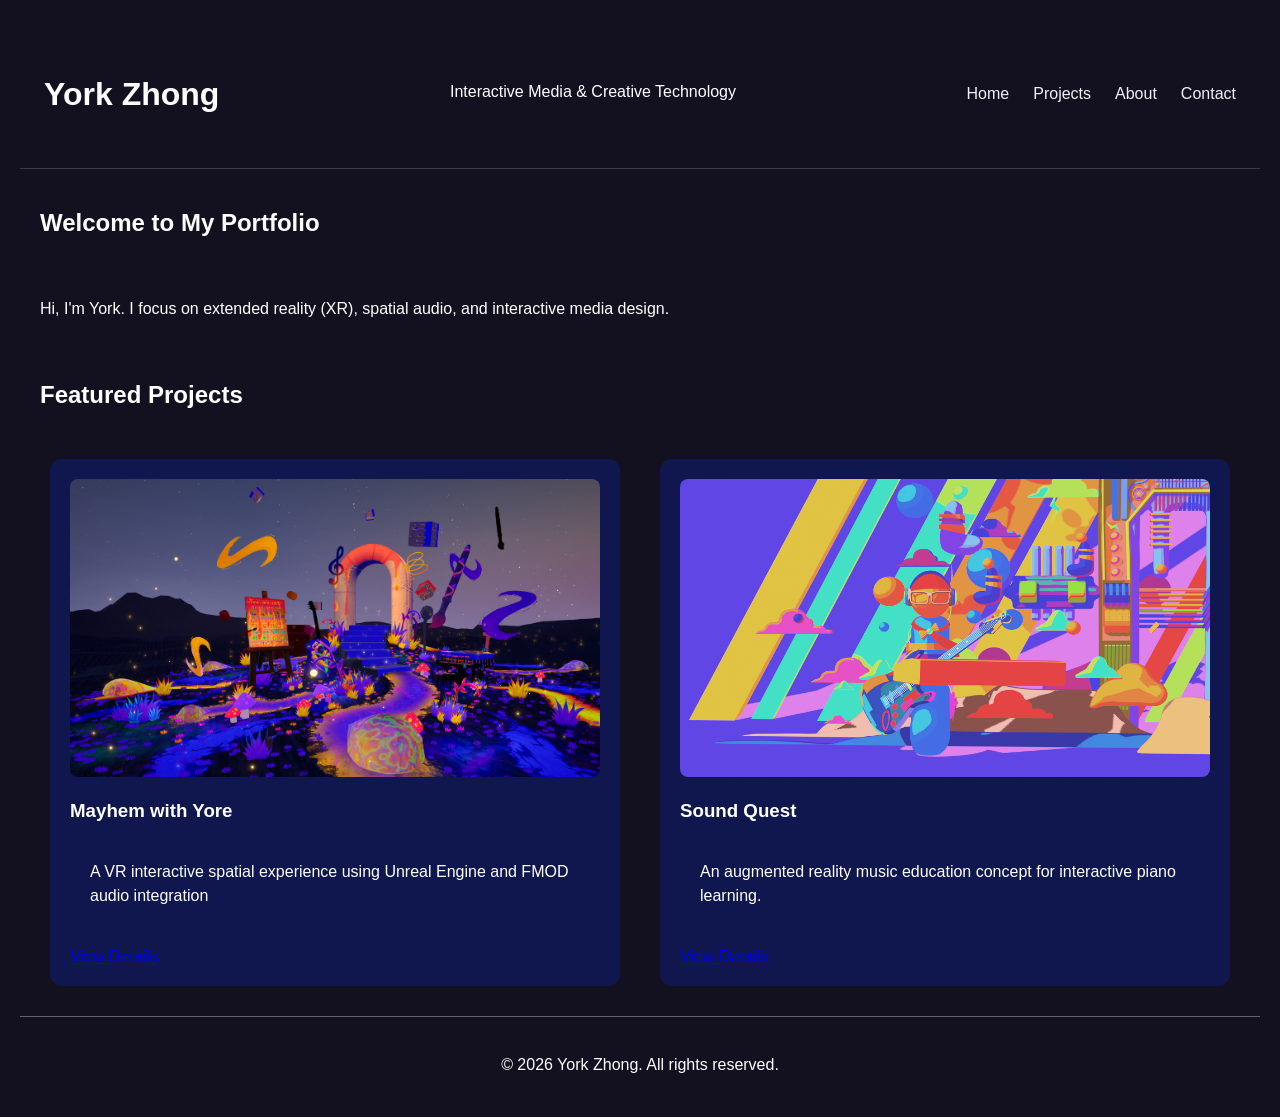
<file: index.html>
<!DOCTYPE html>
<html lang="en">
  <head>
    <meta charset="UTF-8">
    <meta name="viewport" content="width=device-width, initial-scale=1.0">
    <title>York Zhong | Interactive Digital Media Portfolio</title>
    <link rel="stylesheet" href="style.css">
  </head>

<body>
  <header>
    <h1>York Zhong</h1>
    <p>Interactive Media & Creative Technology</p>
    <nav>
      <ul>
        <li><a href="index.html">Home</a></li>
        <li><a href="projects.html">Projects</a></li>
        <li><a href="about.html">About</a></li>
        <li><a href="contact.html">Contact</a></li>
      </ul>
    </nav>
  </header>

	<main>
		<section id="hero">
			<h2>Welcome to My Portfolio</h2>
			<p>Hi, I'm York. I focus on extended reality (XR), spatial audio, and interactive media design.</p>
		</section>

		<section id="featured-projects">
			<h2>Featured Projects</h2>
			<div class="project-container">
				<article class="project-card">
					<img src="image/HighresScreenshot00002.jpg" alt="Screenshot of Mayhem with Yore VR environment">
					<h3>Mayhem with Yore</h3>
					<p>A VR interactive spatial experience using Unreal Engine and FMOD audio integration</p>
					<a href="projects.html">View Details</a>
				</article>

				<article class="project-card">
					<img src="image/MainCharacter.jpg" alt="Screenshot of Sound Quest">
					<h3>Sound Quest</h3>
					<p>An augmented reality music education concept for interactive piano learning.</p>
					<a href="projects.html">View Details</a>
				</article>
			</div>
		</section>
	</main>
	<footer>
		<p>&copy; 2026 York Zhong. All rights reserved.</p>
	</footer>
</body>
</html>
</file>
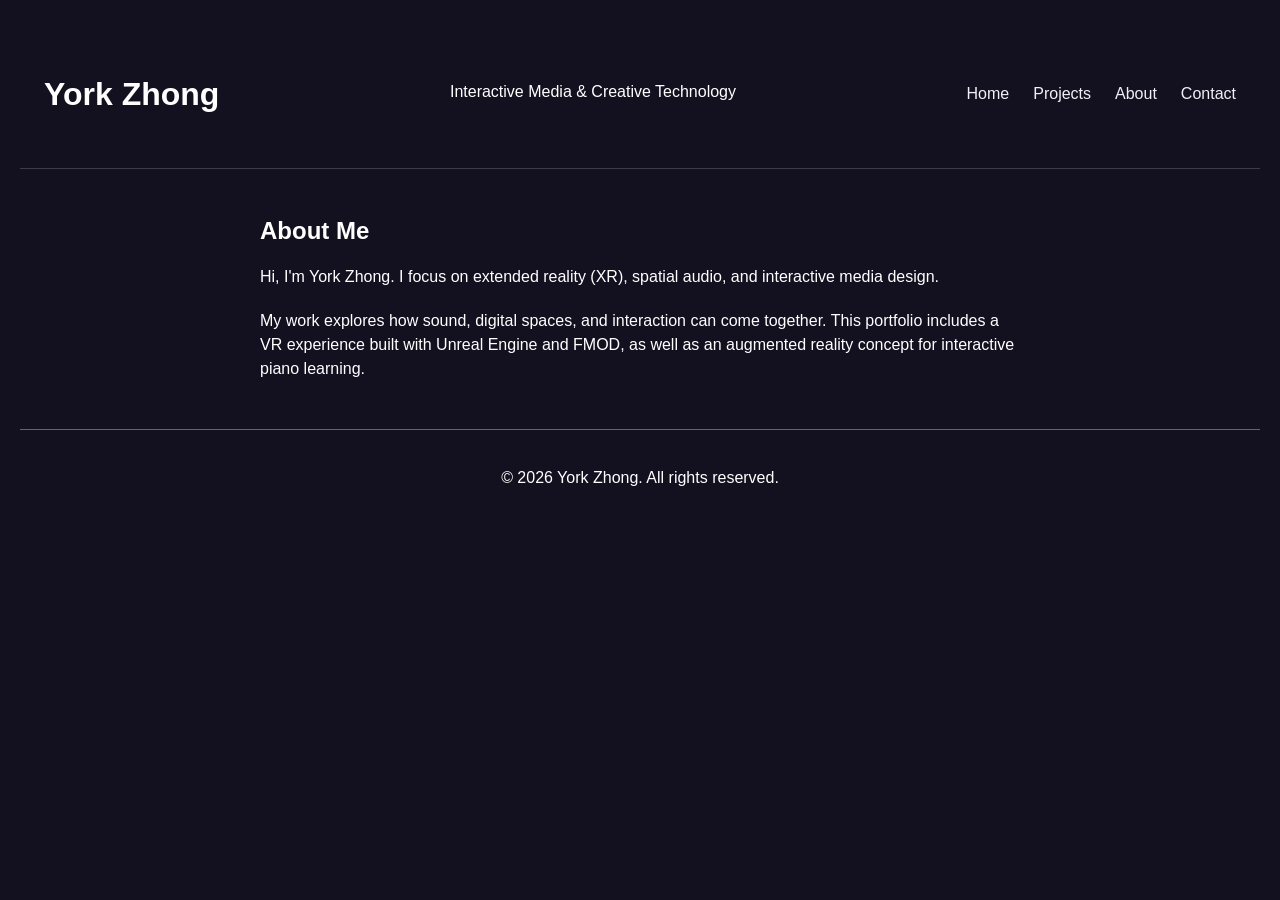
<file: about.html>
<!DOCTYPE html>
<html lang="en">
	<head>
		<meta charset="UTF-8">
		<meta name="viewport" content="width=device-width, initial-scale=1.0">
		<title>York Zhong | About</title>
		<link rel="stylesheet" href="style.css">
	</head>
	<body>
		<header>
			<h1>York Zhong</h1>
			<p>Interactive Media &amp; Creative Technology</p>
			<nav>
				<ul>
					<li><a href="index.html">Home</a></li>
					<li><a href="projects.html">Projects</a></li>
					<li><a href="about.html" aria-current="page">About</a></li>
					<li><a href="contact.html">Contact</a></li>
				</ul>
			</nav>
		</header>
		<main>
			<section id="about">
				<h2>About Me</h2>
				<p>Hi, I'm York Zhong. I focus on extended reality (XR), spatial audio, and interactive media design.</p>
				<p>My work explores how sound, digital spaces, and interaction can come together. This portfolio includes a VR experience built with Unreal Engine and FMOD, as well as an augmented reality concept for interactive piano learning.</p>
			</section>
		</main>
		<footer>
			<p>&copy; 2026 York Zhong. All rights reserved.</p>
		</footer>
	</body>
</html>
</file>
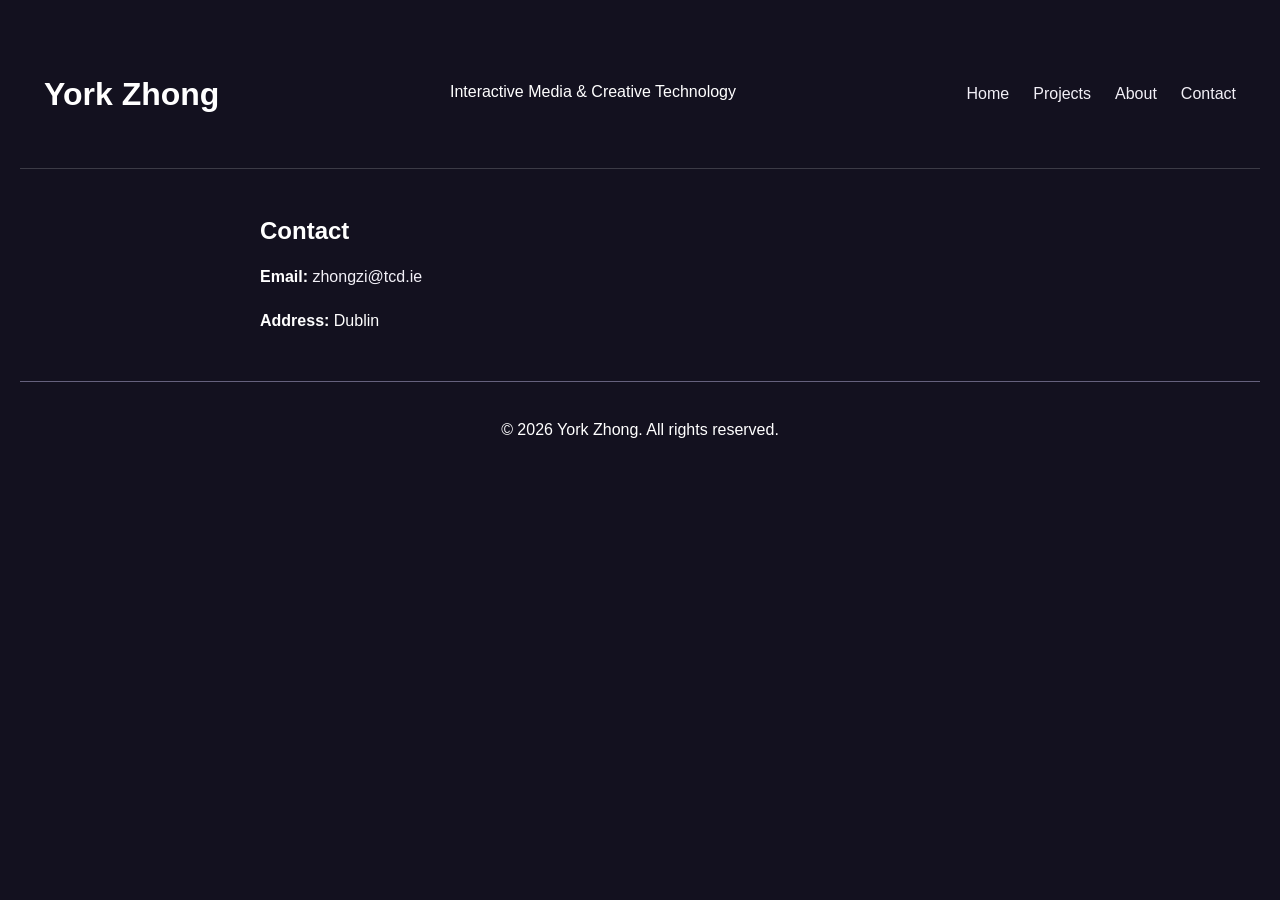
<file: contact.html>
<!DOCTYPE html>
<html lang="en">
	<head>
		<meta charset="UTF-8">
		<meta name="viewport" content="width=device-width, initial-scale=1.0">
		<title>York Zhong | Contact</title>
		<link rel="stylesheet" href="style.css">
	</head>
	<body>
		<header>
			<h1>York Zhong</h1>
			<p>Interactive Media &amp; Creative Technology</p>
			<nav>
				<ul>
					<li><a href="index.html">Home</a></li>
					<li><a href="projects.html">Projects</a></li>
					<li><a href="about.html">About</a></li>
					<li><a href="contact.html" aria-current="page">Contact</a></li>
				</ul>
			</nav>
		</header>
		<main>
			<section id="contact">
				<h2>Contact</h2>
				<p><strong>Email:</strong> <a href="mailto:zhongzi@tcd.ie">zhongzi@tcd.ie</a></p>
				<p><strong>Address:</strong> Dublin</p>
			</section>
		</main>
		<footer>
			<p>&copy; 2026 York Zhong. All rights reserved.</p>
		</footer>
	</body>
</html>
</file>
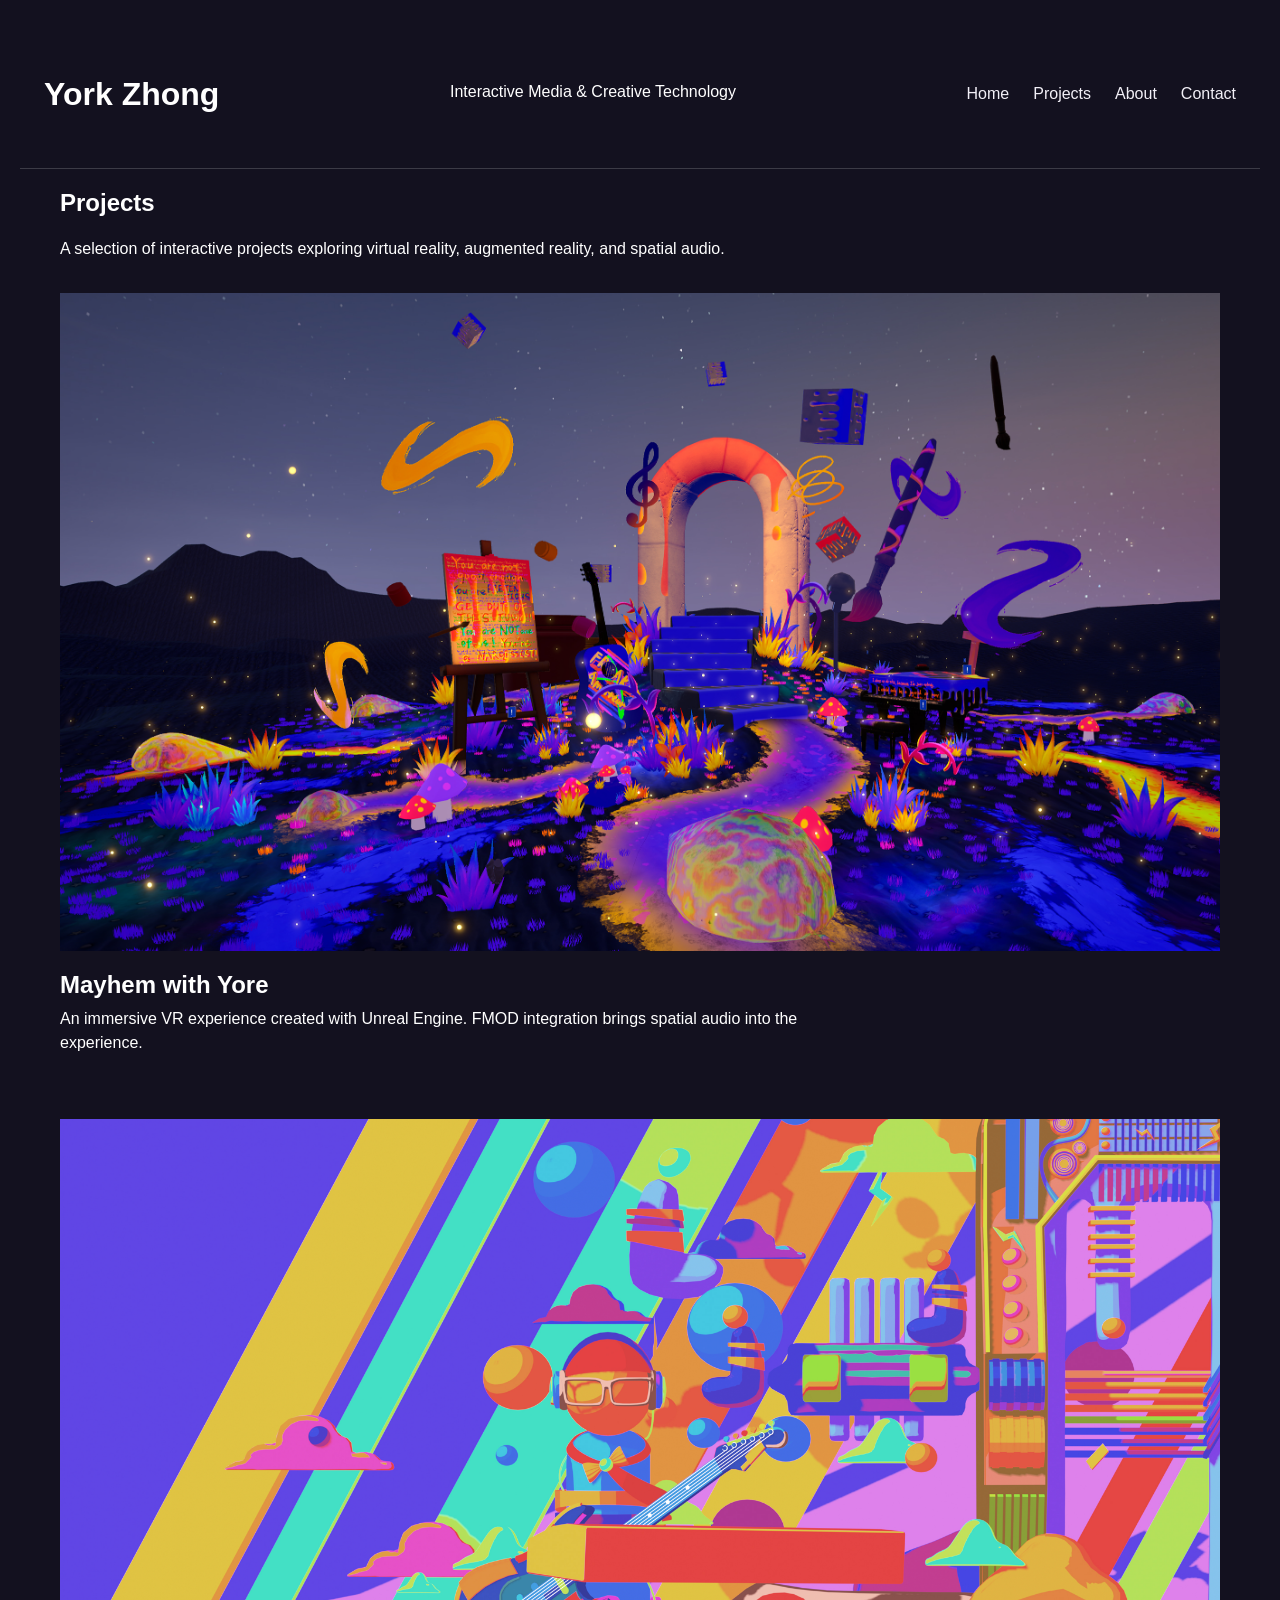
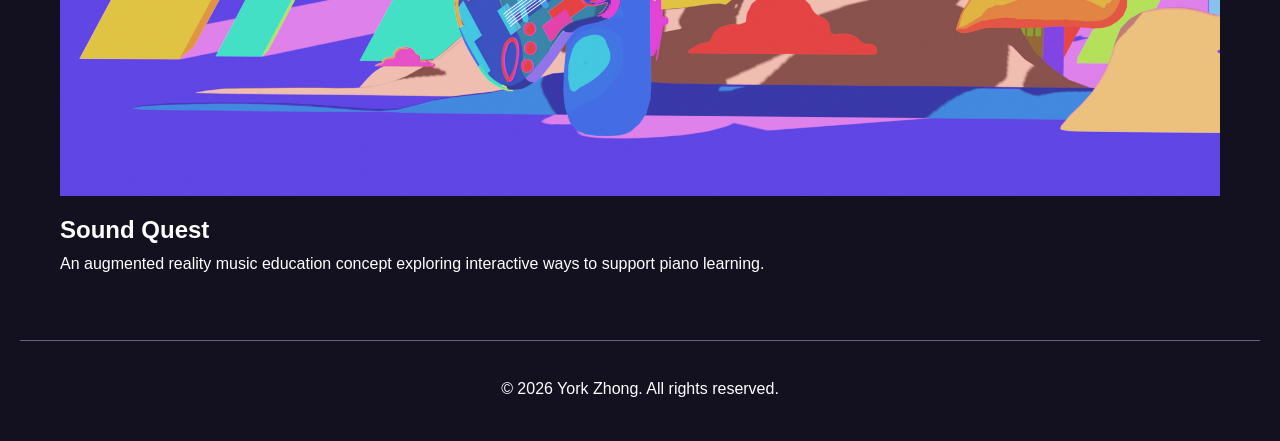
<file: projects.html>
<!DOCTYPE html>
<html lang="en">
  <head>
    <meta charset="UTF-8">
    <meta name="viewport" content="width=device-width, initial-scale=1.0">
    <title>York Zhong | Projects</title>
    <link rel="stylesheet" href="style.css">
  </head>
<body>
  <header>
    <h1>York Zhong</h1>
    <p>Interactive Media & Creative Technology</p>
    <nav>
      <ul>
        <li><a href="index.html">Home</a></li>
        <li><a href="projects.html">Projects</a></li>
        <li><a href="about.html">About</a></li>
        <li><a href="contact.html">Contact</a></li>
      </ul>
    </nav>
  </header>
  <main>
    <section id="projects">
      <h2>Projects</h2>
      <p class="projects-intro">A selection of interactive projects exploring virtual reality, augmented reality, and spatial audio.</p>
      <div class="project-list">
        <article class="project-showcase">
          <img src="image/HighresScreenshot00002.jpg" alt="Screenshot of Mayhem with Yore VR environment">
          <h3>Mayhem with Yore</h3>
          <p>An immersive VR experience created with Unreal Engine. FMOD integration brings spatial audio into the experience.</p>
        </article>

        <article class="project-showcase">
          <img src="image/MainCharacter.jpg" alt="Screenshot of Sound Quest">
          <h3>Sound Quest</h3>
          <p>An augmented reality music education concept exploring interactive ways to support piano learning.</p>
        </article>
      </div>
    </section>
  </main>
  <footer>
    <p>&copy; 2026 York Zhong. All rights reserved.</p>
  </footer>
</body>
</html>
</file>
<file: style.css>
.project-container {
    display: grid;
    grid-template-columns: repeat(auto-fit, minmax(min(100%, 300px), 1fr));
    gap: 20px;
    margin: 20px;
    color: #fff;
}

.project-card {
    background-color: rgba(10, 40, 191, 0.293);
    padding: 20px;
    border-radius: 12px;
    box-sizing: border-box;
    color: #fff;
    margin: 10px;
}

body {
    background-color: #13111f;
    font-family: Arial, sans-serif;
    color: #fff;
    margin: 20px;
}

footer {
    background-color: #15142800;
    color: #fff;
    text-align: center;
    padding:0px;
    border-top: 1px solid #a8a0c88e;
}

nav ul {
    list-style-type: none;
    margin: 0;
    padding: 0;
    display: flex;
    justify-content: flex-end;
    gap: 24px;
    color: #fff;
}

nav a {
    color: #f2f0f7;
    text-decoration: none;
}

nav a:hover,
nav a:focus-visible {
    color: #a9d8d1;
}

nav a:focus-visible {
    outline: 2px solid currentColor;
    outline-offset: 4px;
}

header {
    display: flex;
    justify-content: space-between;
    align-items: center;
    color: #fff;
    padding: 24px;
    border-bottom: 1px solid #5e5c668e;
}

h2 {
    color: #fff;
    font-size: 24px;
    margin-bottom: 20px;
    padding: 20px;
}

p {
    color: #fff;
    font-size: 16px;
    line-height: 1.5;
    margin-bottom: 20px;
    padding: 20px;
}

.project-card img {
    width: 100%;
    aspect-ratio: 16 / 9;
    object-fit: cover;
    border-radius: 8px;
}

#projects {
    max-width: 1200px;
    margin: 0 auto;
}

#projects > h2 {
    padding: 20px;
    margin: 0;
}

#projects > .projects-intro {
    max-width: 760px;
    padding: 0 20px;
    margin: 0 0 32px;
}

#projects .project-list {
    margin: 0 20px;
}

#projects .project-showcase {
    margin: 0 0 64px;
}

#projects .project-showcase img {
    display: block;
    width: 100%;
    height: auto;
    border-radius: 0;
}

#projects .project-showcase h3 {
    margin: 20px 0 8px;
    font-size: 24px;
}

#projects .project-showcase p {
    max-width: 760px;
    padding: 0;
    margin: 0;
}

#about {
    max-width: 800px;
    margin: 48px auto;
}

#about h2,
#about p {
    padding: 0 20px;
}

#contact {
    max-width: 800px;
    margin: 48px auto;
}

#contact h2,
#contact p {
    padding: 0 20px;
}

#contact a {
    color: #f2f0f7;
    text-decoration: none;
}

#contact a:hover,
#contact a:focus-visible {
    color: #a9d8d1;
}

#contact a:focus-visible {
    outline: 2px solid currentColor;
    outline-offset: 4px;
}
</file>
